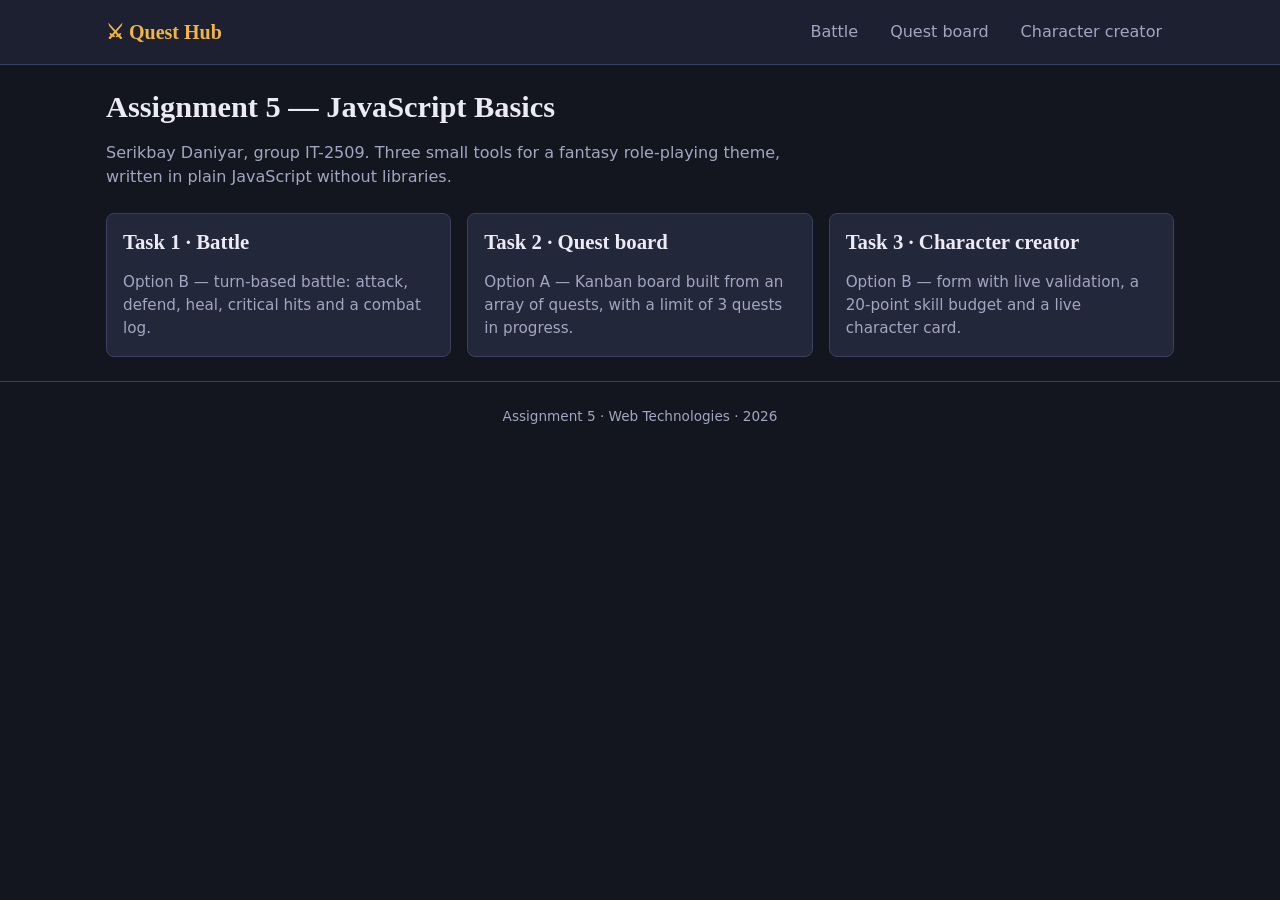
<file: index.html>
<!DOCTYPE html>
<html lang="en">
<head>
  <meta charset="UTF-8">
  <meta name="viewport" content="width=device-width, initial-scale=1">
  <title>Quest Hub — Assignment 5</title>
  <link rel="stylesheet" href="css/style.css">
</head>
<body>
  <header class="site-header">
    <div class="site-header__inner">
      <a class="logo" href="index.html">⚔ Quest Hub</a>
      <nav class="nav" aria-label="Main">
        <a href="task1.html">Battle</a>
        <a href="task2.html">Quest board</a>
        <a href="task3.html">Character creator</a>
      </nav>
    </div>
  </header>

  <main class="page">
    <h1>Assignment 5 — JavaScript Basics</h1>
    <p class="page__intro">Serikbay Daniyar, group IT-2509. Three small tools for a fantasy role-playing theme, written in plain JavaScript without libraries.</p>

    <ul class="task-links">
      <li>
        <a href="task1.html">
          <h2>Task 1 · Battle</h2>
          <span>Option B — turn-based battle: attack, defend, heal, critical hits and a combat log.</span>
        </a>
      </li>
      <li>
        <a href="task2.html">
          <h2>Task 2 · Quest board</h2>
          <span>Option A — Kanban board built from an array of quests, with a limit of 3 quests in progress.</span>
        </a>
      </li>
      <li>
        <a href="task3.html">
          <h2>Task 3 · Character creator</h2>
          <span>Option B — form with live validation, a 20-point skill budget and a live character card.</span>
        </a>
      </li>
    </ul>
  </main>

  <footer class="site-footer">Assignment 5 · Web Technologies · 2026</footer>
</body>
</html>
</file>
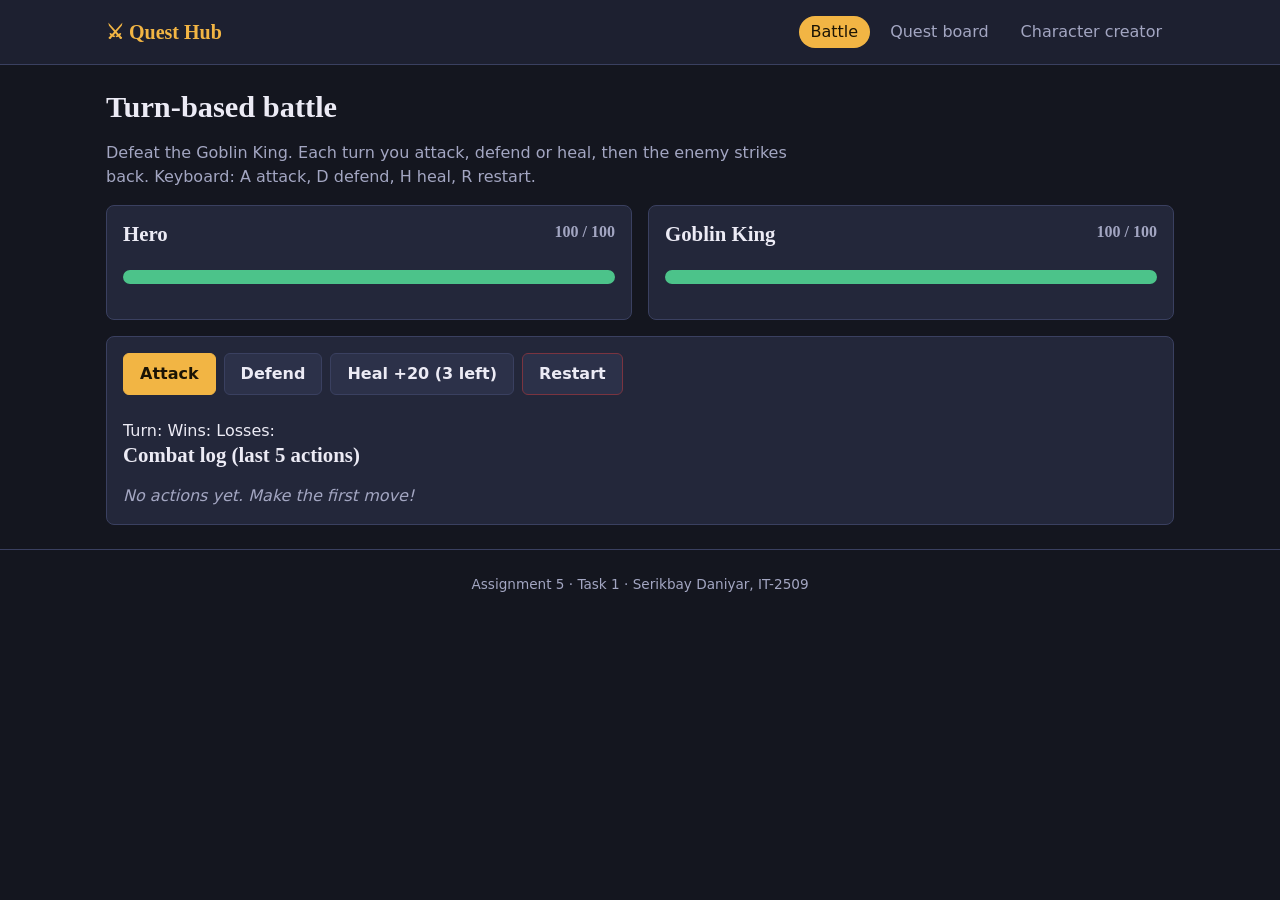
<file: task1.html>
<!DOCTYPE html>
<html lang="en">
<head>
  <meta charset="UTF-8">
  <meta name="viewport" content="width=device-width, initial-scale=1">
  <title>Task 1 · Battle — Quest Hub</title>
  <link rel="stylesheet" href="css/style.css">
  <script src="js/task1.js" defer></script>
</head>
<body>
  <header class="site-header">
    <div class="site-header__inner">
      <a class="logo" href="index.html">⚔ Quest Hub</a>
      <nav class="nav" aria-label="Main">
        <a href="task1.html" class="is-current" aria-current="page">Battle</a>
        <a href="task2.html">Quest board</a>
        <a href="task3.html">Character creator</a>
      </nav>
    </div>
  </header>

  <main class="page">
    <h1>Turn-based battle</h1>
    <p class="page__intro">Defeat the Goblin King. Each turn you attack, defend or heal, then the enemy strikes back. Keyboard: <span class="kbd">A</span> attack, <span class="kbd">D</span> defend, <span class="kbd">H</span> heal, <span class="kbd">R</span> restart.</p>

    <section class="arena" aria-label="Fighters">
      <article class="panel fighter" id="hero">
        <h2 class="fighter__name">Hero <span class="fighter__hp" id="hero-hp-text"></span></h2>
        <progress id="hero-hp" max="100" value="100" aria-label="Hero health"></progress>
        <p class="fighter__status" id="hero-status"></p>
      </article>

      <article class="panel fighter" id="enemy">
        <h2 class="fighter__name">Goblin King <span class="fighter__hp" id="enemy-hp-text"></span></h2>
        <progress id="enemy-hp" max="100" value="100" aria-label="Enemy health"></progress>
        <p class="fighter__status" id="enemy-status"></p>
      </article>
    </section>

    <div id="result" class="result hidden" role="status"></div>

    <section class="panel" aria-label="Controls">
      <div class="actions" id="actions">
        <button type="button" class="btn btn--primary" data-action="attack">Attack</button>
        <button type="button" class="btn" data-action="defend">Defend</button>
        <button type="button" class="btn" data-action="heal" id="heal-btn">Heal</button>
        <button type="button" class="btn btn--danger" id="restart-btn">Restart</button>
      </div>

      <p class="msg" id="message" aria-live="polite"></p>

      <div class="stats">
        <span>Turn: <strong id="turn"></strong></span>
        <span>Wins: <strong id="wins"></strong></span>
        <span>Losses: <strong id="losses"></strong></span>
      </div>

      <h2>Combat log <span class="field__hint">(last 5 actions)</span></h2>
      <ol class="log" id="log" aria-live="polite"></ol>
    </section>
  </main>

  <footer class="site-footer">Assignment 5 · Task 1 · Serikbay Daniyar, IT-2509</footer>
</body>
</html>
</file>
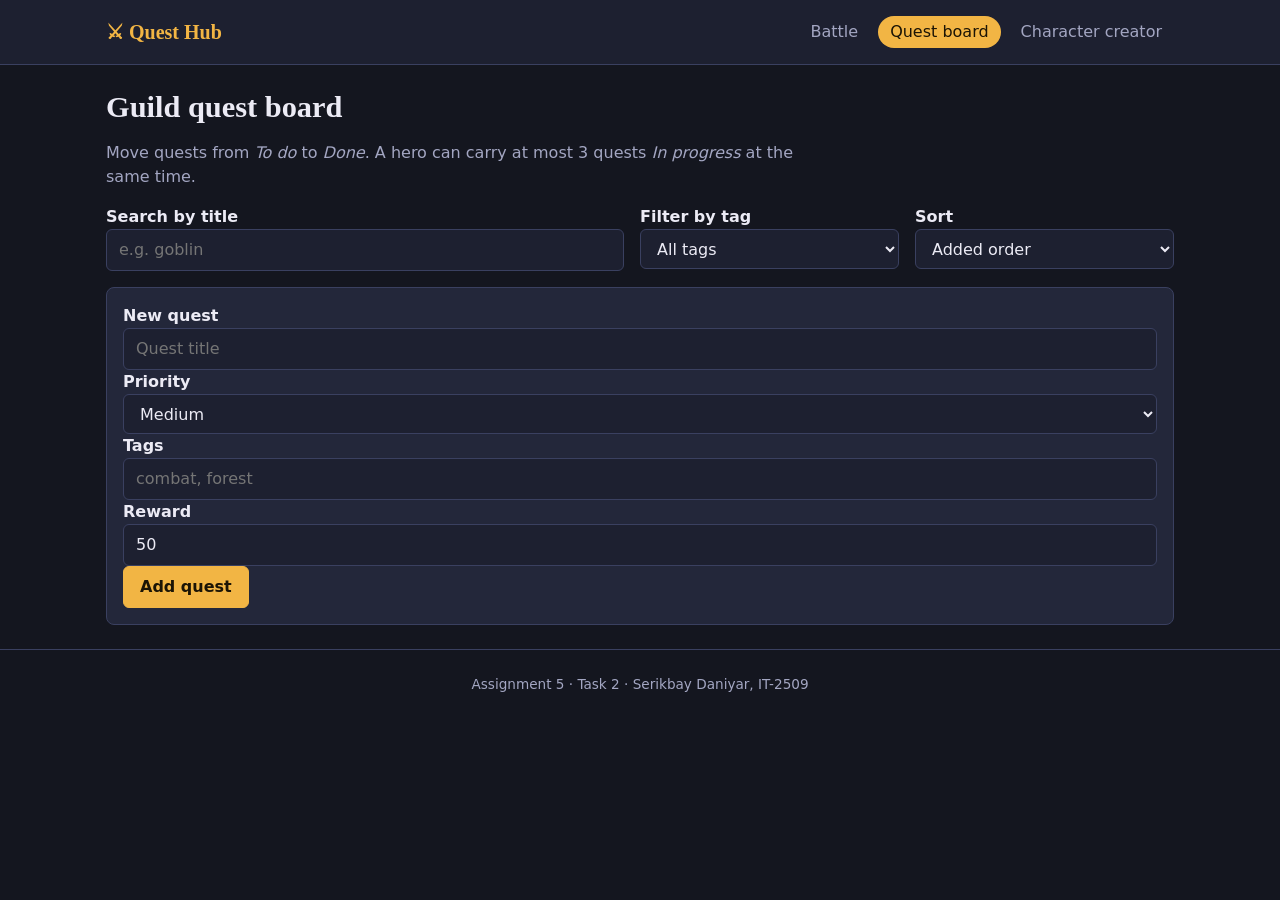
<file: task2.html>
<!DOCTYPE html>
<html lang="en">
<head>
  <meta charset="UTF-8">
  <meta name="viewport" content="width=device-width, initial-scale=1">
  <title>Task 2 · Quest board — Quest Hub</title>
  <link rel="stylesheet" href="css/style.css">
  <script src="js/task2.js" defer></script>
</head>
<body>
  <header class="site-header">
    <div class="site-header__inner">
      <a class="logo" href="index.html">⚔ Quest Hub</a>
      <nav class="nav" aria-label="Main">
        <a href="task1.html">Battle</a>
        <a href="task2.html" class="is-current" aria-current="page">Quest board</a>
        <a href="task3.html">Character creator</a>
      </nav>
    </div>
  </header>

  <main class="page">
    <h1>Guild quest board</h1>
    <p class="page__intro">Move quests from <em>To do</em> to <em>Done</em>. A hero can carry at most 3 quests <em>In progress</em> at the same time.</p>

    <div class="toolbar">
      <div class="toolbar__field">
        <label for="search">Search by title</label>
        <input type="search" id="search" placeholder="e.g. goblin" autocomplete="off">
      </div>
      <div class="toolbar__field">
        <label for="tag-filter">Filter by tag</label>
        <select id="tag-filter"></select>
      </div>
      <div class="toolbar__field">
        <label for="sort">Sort</label>
        <select id="sort">
          <option value="none">Added order</option>
          <option value="desc">Priority: high → low</option>
          <option value="asc">Priority: low → high</option>
        </select>
      </div>
    </div>

    <div class="summary" id="summary"></div>
    <p class="msg" id="message" aria-live="polite"></p>
    <p id="found" aria-live="polite"></p>
    <div class="board" id="board"></div>

    <form class="add-form panel" id="add-form">
      <div class="toolbar__field">
        <label for="new-title">New quest</label>
        <input type="text" id="new-title" placeholder="Quest title">
      </div>
      <div class="toolbar__field">
        <label for="new-priority">Priority</label>
        <select id="new-priority">
          <option value="1">Low</option>
          <option value="2" selected>Medium</option>
          <option value="3">High</option>
        </select>
      </div>
      <div class="toolbar__field">
        <label for="new-tags">Tags</label>
        <input type="text" id="new-tags" placeholder="combat, forest">
      </div>
      <div class="toolbar__field">
        <label for="new-reward">Reward</label>
        <input type="number" id="new-reward" min="0" step="5" value="50">
      </div>
      <button type="submit" class="btn btn--primary">Add quest</button>
    </form>
  </main>

  <footer class="site-footer">Assignment 5 · Task 2 · Serikbay Daniyar, IT-2509</footer>
</body>
</html>
</file>
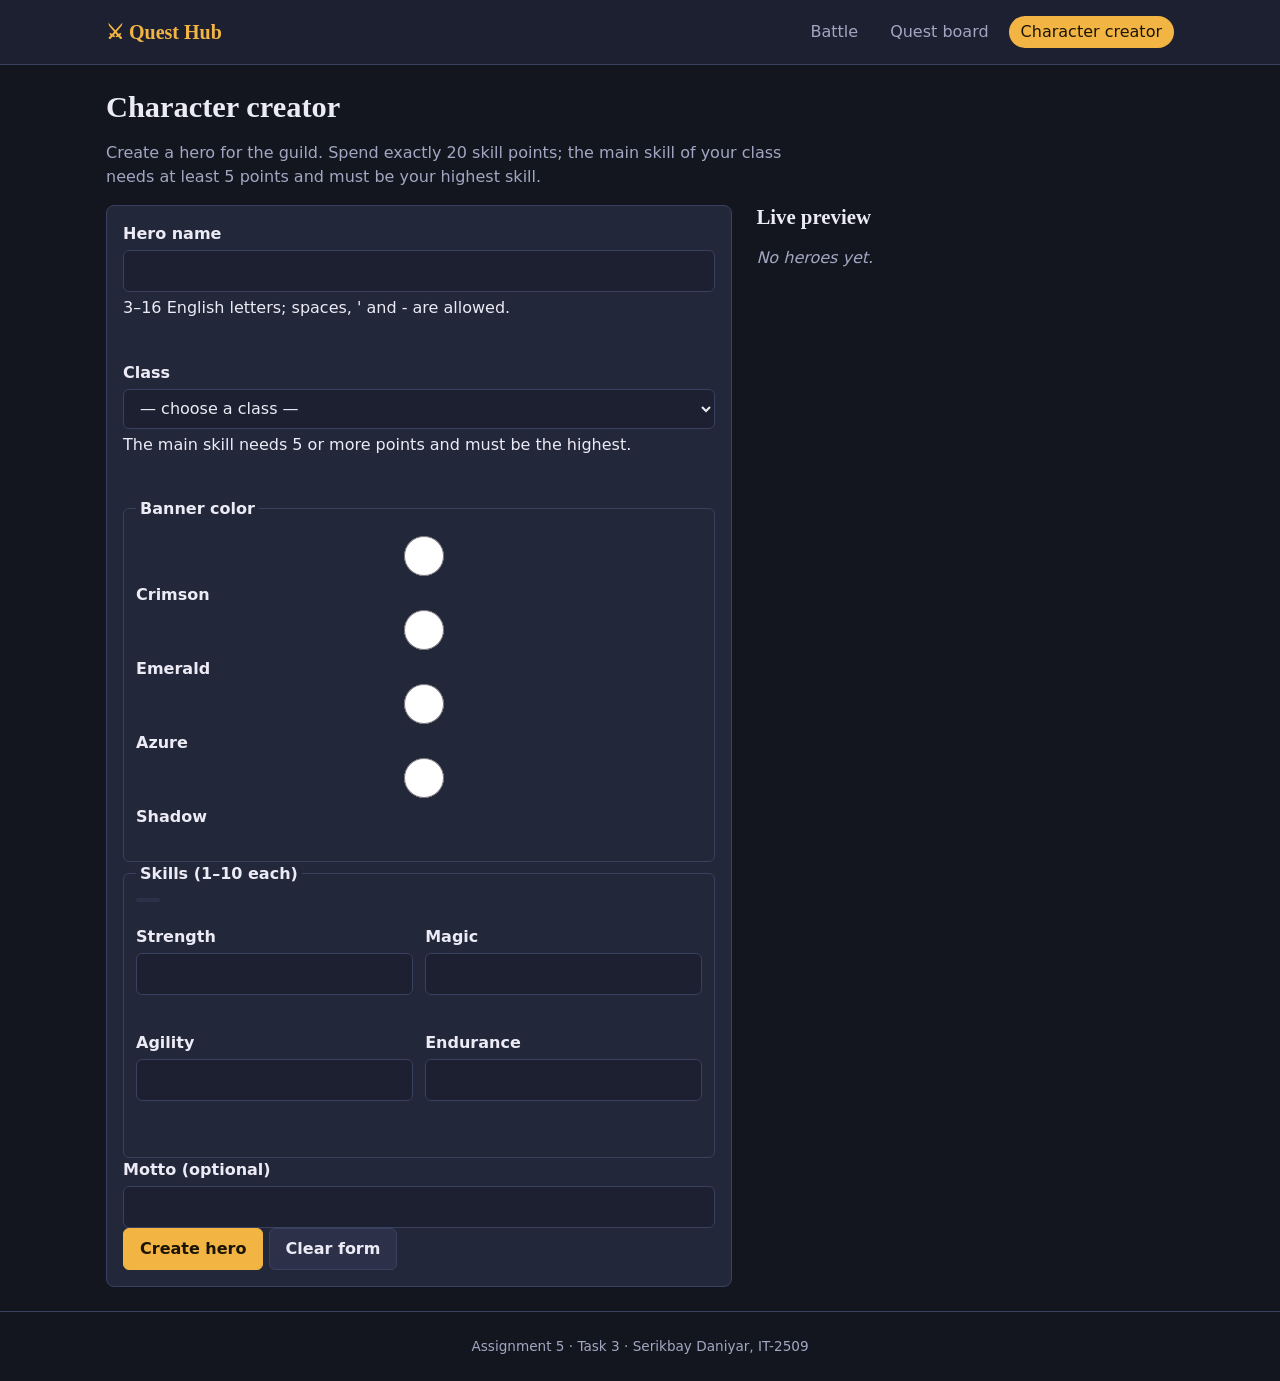
<file: task3.html>
<!DOCTYPE html>
<html lang="en">
<head>
  <meta charset="UTF-8">
  <meta name="viewport" content="width=device-width, initial-scale=1">
  <title>Task 3 · Character creator — Quest Hub</title>
  <link rel="stylesheet" href="css/style.css">
  <script src="js/task3.js" defer></script>
</head>
<body>
  <header class="site-header">
    <div class="site-header__inner">
      <a class="logo" href="index.html">⚔ Quest Hub</a>
      <nav class="nav" aria-label="Main">
        <a href="task1.html">Battle</a>
        <a href="task2.html">Quest board</a>
        <a href="task3.html" class="is-current" aria-current="page">Character creator</a>
      </nav>
    </div>
  </header>

  <main class="page">
    <h1>Character creator</h1>
    <p class="page__intro">Create a hero for the guild. Spend exactly 20 skill points; the main skill of your class needs at least 5 points and must be your highest skill.</p>

    <div class="creator">
      <form id="hero-form" class="panel">
        <div id="error-summary" class="error-summary hidden" tabindex="-1" role="alert" aria-labelledby="error-summary-title">
          <h2 id="error-summary-title"></h2>
          <ul id="error-list"></ul>
        </div>

        <div class="form-grid">
          <div class="field">
            <label for="name">Hero name</label>
            <input type="text" id="name" name="name" required minlength="3" maxlength="16"
                   pattern="[A-Za-z][A-Za-z' \-]*" autocomplete="off"
                   aria-describedby="name-hint name-error">
            <p class="field__hint" id="name-hint">3–16 English letters; spaces, ' and - are allowed.</p>
            <p class="field__error" id="name-error"></p>
          </div>

          <div class="field">
            <label for="hero-class">Class</label>
            <select id="hero-class" name="heroClass" required aria-describedby="class-hint class-error">
              <option value="">— choose a class —</option>
              <option value="warrior">Warrior (main skill: Strength)</option>
              <option value="mage">Mage (main skill: Magic)</option>
              <option value="rogue">Rogue (main skill: Agility)</option>
              <option value="paladin">Paladin (main skill: Endurance)</option>
            </select>
            <p class="field__hint" id="class-hint">The main skill needs 5 or more points and must be the highest.</p>
            <p class="field__error" id="class-error"></p>
          </div>

          <fieldset id="color-group">
            <legend>Banner color</legend>
            <div class="swatches">
              <label class="swatch swatch--crimson">
                <input type="radio" id="color-crimson" name="color" value="crimson" required aria-describedby="color-error">
                <span class="swatch__dot"></span> Crimson
              </label>
              <label class="swatch swatch--emerald">
                <input type="radio" id="color-emerald" name="color" value="emerald" aria-describedby="color-error">
                <span class="swatch__dot"></span> Emerald
              </label>
              <label class="swatch swatch--azure">
                <input type="radio" id="color-azure" name="color" value="azure" aria-describedby="color-error">
                <span class="swatch__dot"></span> Azure
              </label>
              <label class="swatch swatch--shadow">
                <input type="radio" id="color-shadow" name="color" value="shadow" aria-describedby="color-error">
                <span class="swatch__dot"></span> Shadow
              </label>
            </div>
            <p class="field__error" id="color-error"></p>
          </fieldset>

          <fieldset id="skills-group">
            <legend>Skills (1–10 each)</legend>
            <p class="points points--left" id="points" aria-live="polite"></p>
            <div class="skills">
              <div class="field">
                <label for="strength">Strength</label>
                <input type="number" id="strength" name="strength" required min="1" max="10" step="1"
                       inputmode="numeric" aria-describedby="strength-error skills-error">
                <p class="field__error" id="strength-error"></p>
              </div>
              <div class="field">
                <label for="magic">Magic</label>
                <input type="number" id="magic" name="magic" required min="1" max="10" step="1"
                       inputmode="numeric" aria-describedby="magic-error skills-error">
                <p class="field__error" id="magic-error"></p>
              </div>
              <div class="field">
                <label for="agility">Agility</label>
                <input type="number" id="agility" name="agility" required min="1" max="10" step="1"
                       inputmode="numeric" aria-describedby="agility-error skills-error">
                <p class="field__error" id="agility-error"></p>
              </div>
              <div class="field">
                <label for="endurance">Endurance</label>
                <input type="number" id="endurance" name="endurance" required min="1" max="10" step="1"
                       inputmode="numeric" aria-describedby="endurance-error skills-error">
                <p class="field__error" id="endurance-error"></p>
              </div>
            </div>
            <p class="field__error" id="skills-error"></p>
          </fieldset>

          <div class="field">
            <label for="motto">Motto <span class="field__hint">(optional)</span></label>
            <input type="text" id="motto" name="motto" maxlength="60" autocomplete="off">
          </div>

          <div class="form-actions">
            <button type="submit" class="btn btn--primary">Create hero</button>
            <button type="reset" class="btn">Clear form</button>
          </div>
        </div>
      </form>

      <aside aria-labelledby="preview-title">
        <h2 id="preview-title">Live preview</h2>
        <div id="preview"></div>
        <div id="success" class="msg msg--success success-banner hidden" role="status"></div>
        <h2 class="hidden" id="roster-title">Your guild</h2>
        <div class="roster" id="roster"></div>
      </aside>
    </div>
  </main>

  <footer class="site-footer">Assignment 5 · Task 3 · Serikbay Daniyar, IT-2509</footer>
</body>
</html>
</file>
<file: css/style.css>
:root {
  --bg: #14161f;
  --bg-soft: #1d2030;
  --panel: #23273a;
  --panel-2: #2c3149;
  --line: #3a4060;
  --text: #ecebf5;
  --muted: #a3a6c2;
  --accent: #f2b544;
  --accent-text: #1b1405;
  --success: #4cc38a;
  --error: #ff6b6b;
  --warn: #ffb648;
  --info: #6fa8ff;

  --crimson: #e04f5f;
  --emerald: #3fbf7f;
  --azure: #4a9dff;
  --shadow: #6b5b95;

  --font-body: "Segoe UI", system-ui, Roboto, Arial, sans-serif;
  --font-head: Georgia, "Times New Roman", serif;

  --space-1: 8px;
  --space-2: 16px;
  --space-3: 24px;
  --radius: 8px;
  --focus: 0 0 0 3px rgba(242, 181, 68, 0.55);
}

* { box-sizing: border-box; }

body {
  margin: 0;
  background: var(--bg);
  color: var(--text);
  font-family: var(--font-body);
  line-height: 1.5;
}

h1, h2, h3 { font-family: var(--font-head); line-height: 1.2; margin: 0 0 var(--space-2); }
h1 { font-size: 1.9rem; }
h2 { font-size: 1.3rem; }
h3 { font-size: 1.05rem; }
p { margin: 0 0 var(--space-2); }

a { color: var(--accent); }
a:hover { color: #ffd27d; }
a:focus-visible { outline: none; box-shadow: var(--focus); }

.hidden { display: none !important; }
.hint { color: var(--muted); font-size: 0.85rem; font-weight: normal; margin: 0; }

.site-header { background: var(--bg-soft); border-bottom: 1px solid var(--line); }

.site-header__inner {
  max-width: 1100px;
  margin: 0 auto;
  padding: var(--space-2);
  display: flex;
  flex-wrap: wrap;
  gap: var(--space-2);
  align-items: center;
  justify-content: space-between;
}

.logo { font-family: var(--font-head); font-size: 1.25rem; font-weight: bold; text-decoration: none; }

.nav { display: flex; flex-wrap: wrap; gap: var(--space-1); }
.nav a { color: var(--muted); text-decoration: none; padding: 4px 12px; border-radius: 999px; }
.nav a:hover { color: var(--text); background: var(--panel); }
.nav a.is-current { color: var(--accent-text); background: var(--accent); }

.page { max-width: 1100px; margin: 0 auto; padding: var(--space-3) var(--space-2); }
.page__intro { color: var(--muted); max-width: 70ch; }

.site-footer {
  text-align: center;
  color: var(--muted);
  font-size: 0.85rem;
  padding: var(--space-3) var(--space-2);
  border-top: 1px solid var(--line);
}

.panel {
  background: var(--panel);
  border: 1px solid var(--line);
  border-radius: var(--radius);
  padding: var(--space-2);
}

.btn {
  font: inherit;
  font-weight: 600;
  color: var(--text);
  background: var(--panel-2);
  border: 1px solid var(--line);
  border-radius: 6px;
  padding: 8px var(--space-2);
  min-height: 40px;
  cursor: pointer;
}
.btn:hover { border-color: var(--accent); background: #353b58; }
.btn:focus-visible { outline: none; box-shadow: var(--focus); }
.btn:disabled { opacity: 0.45; cursor: not-allowed; }
.btn:disabled:hover { border-color: var(--line); background: var(--panel-2); }

.btn--primary { color: var(--accent-text); background: var(--accent); border-color: var(--accent); }
.btn--primary:hover { background: #ffc85f; border-color: #ffc85f; }
.btn--primary:disabled:hover { background: var(--accent); border-color: var(--accent); }

.btn--danger { border-color: #7a3440; }
.btn--danger:hover { background: #4a2430; border-color: var(--error); }

.btn--small { padding: 2px var(--space-1); min-height: 32px; font-size: 0.9rem; }

.msg {
  padding: var(--space-1) 12px;
  border-left: 4px solid var(--info);
  border-radius: 6px;
  background: rgba(111, 168, 255, 0.1);
}
.msg:empty { display: none; }
.msg--error { border-color: var(--error); background: rgba(255, 107, 107, 0.12); }
.msg--success { border-color: var(--success); background: rgba(76, 195, 138, 0.12); }
.msg--warn { border-color: var(--warn); background: rgba(255, 182, 72, 0.12); }

label { font-weight: 600; }

input, select {
  font: inherit;
  color: var(--text);
  background: var(--bg-soft);
  border: 1px solid var(--line);
  border-radius: 6px;
  padding: 8px 12px;
  min-height: 40px;
  width: 100%;
}
input:hover, select:hover { border-color: #56608a; }
input:focus-visible, select:focus-visible { outline: none; border-color: var(--accent); box-shadow: var(--focus); }
input.is-invalid, select.is-invalid { border-color: var(--error); }
input.is-valid, select.is-valid { border-color: var(--success); }

.field { display: grid; gap: 4px; min-width: 0; }

progress {
  -webkit-appearance: none;
  appearance: none;
  width: 100%;
  height: 14px;
  border: none;
  border-radius: 999px;
  background: var(--bg-soft);
}
progress::-webkit-progress-bar { background: var(--bg-soft); border-radius: 999px; }
progress::-webkit-progress-value { background: var(--success); border-radius: 999px; }
progress::-moz-progress-bar { background: var(--success); border-radius: 999px; }
progress.is-low::-webkit-progress-value { background: var(--error); }
progress.is-low::-moz-progress-bar { background: var(--error); }

.task-links {
  list-style: none;
  padding: 0;
  margin: var(--space-3) 0 0;
  display: grid;
  gap: var(--space-2);
  grid-template-columns: repeat(auto-fit, minmax(240px, 1fr));
}
.task-links a {
  display: block;
  height: 100%;
  color: var(--text);
  text-decoration: none;
  background: var(--panel);
  border: 1px solid var(--line);
  border-radius: var(--radius);
  padding: var(--space-2);
}
.task-links a:hover { border-color: var(--accent); }
.task-links a:focus-visible { outline: none; box-shadow: var(--focus); }
.task-links span { display: block; color: var(--muted); font-size: 0.95rem; }

.arena { display: grid; grid-template-columns: 1fr 1fr; gap: var(--space-2); margin-bottom: var(--space-2); }
.arena h2 { display: flex; justify-content: space-between; gap: var(--space-1); }
.arena h2 span { color: var(--muted); font-size: 1rem; }

.result {
  font-family: var(--font-head);
  font-size: 1.3rem;
  text-align: center;
  padding: 12px;
  margin-bottom: var(--space-2);
  border-radius: var(--radius);
  border: 1px solid;
}
.result--win { color: #9df0c4; border-color: var(--success); background: rgba(76, 195, 138, 0.15); }
.result--close { color: #ffd99a; border-color: var(--warn); background: rgba(255, 182, 72, 0.15); }
.result--loss { color: #ffb3b3; border-color: var(--error); background: rgba(255, 107, 107, 0.15); }

.actions { display: flex; flex-wrap: wrap; gap: var(--space-1); margin-bottom: var(--space-3); }

.log { list-style: none; margin: 0; padding: 0; }
.log li { padding: var(--space-1) 12px; border-bottom: 1px solid var(--line); color: var(--muted); }
.log li:first-child { color: var(--text); font-weight: 600; }
.log:empty::before { content: "No actions yet. Make the first move!"; display: block; color: var(--muted); font-style: italic; }

.toolbar { display: grid; grid-template-columns: 2fr 1fr 1fr; gap: var(--space-2); margin-bottom: var(--space-2); }

.progress-text { color: var(--muted); margin-bottom: 4px; }
#progress { margin-bottom: var(--space-2); }

.board { display: grid; grid-template-columns: repeat(3, minmax(0, 1fr)); gap: var(--space-2); align-items: start; margin-top: var(--space-2); }
.board > .msg { grid-column: 1 / -1; }

.column { background: var(--bg-soft); border: 1px solid var(--line); border-radius: var(--radius); padding: 12px; }
.column.is-full { border-color: var(--warn); }
.column__title { font-size: 1.1rem; margin-bottom: 12px; }
.column.is-full .column__title { color: var(--warn); }
.column__list { list-style: none; margin: 0; padding: 0; display: grid; gap: 12px; }

.empty {
  color: var(--muted);
  font-style: italic;
  text-align: center;
  padding: var(--space-2);
  border: 1px dashed var(--line);
  border-radius: 6px;
}

.card { background: var(--panel); border: 1px solid var(--line); border-radius: 6px; padding: 12px; }
.card:hover { border-color: #5a6390; }
.card.is-urgent { border-left: 4px solid var(--error); }
.card.is-done .card__title { color: var(--muted); text-decoration: line-through; }
.card__title { font-family: var(--font-body); font-weight: 600; margin-bottom: 8px; overflow-wrap: anywhere; }
.card__meta { display: flex; flex-wrap: wrap; gap: var(--space-1); align-items: center; margin-bottom: 4px; font-size: 0.85rem; color: var(--muted); }
.card__tags { color: var(--muted); font-size: 0.85rem; }
.card .btn { margin-right: 4px; }

.badge { font-size: 0.75rem; font-weight: 700; border-radius: 999px; padding: 1px 8px; }
.badge--3 { color: #ffb3b3; background: rgba(255, 107, 107, 0.2); }
.badge--2 { color: #ffd99a; background: rgba(255, 182, 72, 0.2); }
.badge--1 { color: #b9d3ff; background: rgba(111, 168, 255, 0.2); }

.creator { display: grid; grid-template-columns: minmax(0, 3fr) minmax(0, 2fr); gap: var(--space-3); align-items: start; }
.creator form { display: grid; gap: var(--space-2); }
.creator form .btn { justify-self: start; }

.field__error { color: var(--error); font-size: 0.9rem; min-height: 1.4em; margin: 0; }

fieldset { margin: 0; min-width: 0; padding: 12px; border: 1px solid var(--line); border-radius: 6px; }
fieldset.is-invalid { border-color: var(--error); }
legend { font-weight: 600; padding: 0 4px; }
.skills { display: grid; grid-template-columns: repeat(2, minmax(0, 1fr)); gap: 12px; }

.points { display: inline-block; font-weight: 700; color: var(--info); background: var(--panel-2); border-radius: 999px; padding: 2px 12px; }
.points--done { color: var(--success); background: rgba(76, 195, 138, 0.15); }
.points--over { color: var(--error); background: rgba(255, 107, 107, 0.15); }

.hero-card { background: var(--panel); border: 2px solid var(--line); border-top-width: 8px; border-radius: var(--radius); padding: var(--space-2); margin-bottom: var(--space-2); }
.hero-card--crimson { border-color: var(--crimson); }
.hero-card--emerald { border-color: var(--emerald); }
.hero-card--azure { border-color: var(--azure); }
.hero-card--shadow { border-color: var(--shadow); }
.hero-card.is-empty .hero-card__name { color: var(--muted); font-style: italic; }
.hero-card__name { font-size: 1.4rem; margin: 0; overflow-wrap: anywhere; }
.hero-card__class { color: var(--muted); }

.skill-row { display: grid; grid-template-columns: 90px 1fr 24px; gap: var(--space-1); align-items: center; margin-bottom: 8px; font-size: 0.9rem; }
.skill-row span:last-child { text-align: right; }

.roster:empty::before { content: "No heroes yet."; color: var(--muted); font-style: italic; }

@media (max-width: 900px) {
  .board, .creator { grid-template-columns: 1fr; }
}

@media (max-width: 600px) {
  h1 { font-size: 1.5rem; }
  .arena, .toolbar { grid-template-columns: 1fr; }
}
</file>
